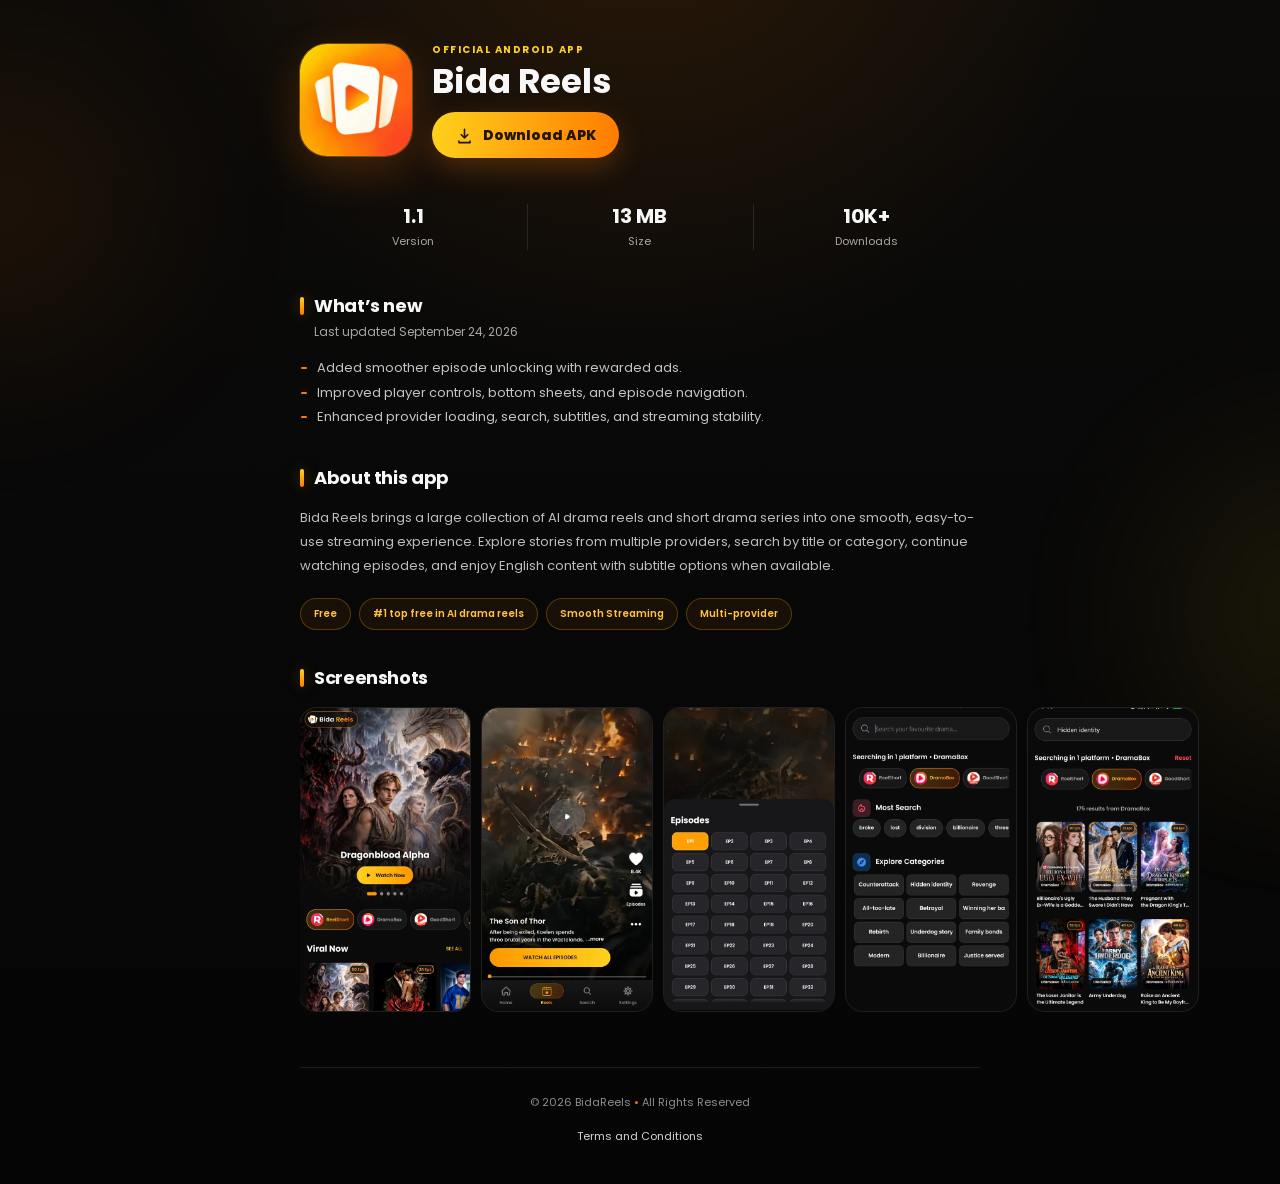
<file: index.html>
<!doctype html>
<html lang="en">
<head>
  <meta charset="utf-8">
  <meta name="viewport" content="width=device-width, initial-scale=1, viewport-fit=cover">
  <title>Bida Reels APK Download — AI Drama Reels</title>
  <meta name="description" content="Download Bida Reels APK and watch a large collection of AI drama reels and short drama series with smooth streaming.">
  <meta name="keywords" content="BidaReels, Bida Reels, bidareels.com, bidareels apk, BidaReels apk download, drama reels, AI drama reels, short drama series">
  <meta name="robots" content="index, follow, max-image-preview:large">
  <meta name="theme-color" content="#090909">
  <meta name="application-name" content="Bida Reels">
  <link rel="canonical" href="https://bidareels.com/">
  <link rel="icon" type="image/png" href="assets/icons/app-icon.png">
  <link rel="apple-touch-icon" href="assets/icons/apple-touch-icon.png">
  <link rel="manifest" href="manifest.webmanifest">
  <link rel="preconnect" href="https://fonts.googleapis.com">
  <link rel="preconnect" href="https://fonts.gstatic.com" crossorigin>
  <link href="https://fonts.googleapis.com/css2?family=Poppins:wght@400;500;600;700;800&display=swap" rel="stylesheet">
  <link rel="stylesheet" href="styles.css">
  <meta property="og:type" content="website">
  <meta property="og:site_name" content="Bida Reels">
  <meta property="og:title" content="Bida Reels APK Download">
  <meta property="og:description" content="Discover AI drama reels and short series with smooth streaming on Bida Reels.">
  <meta property="og:url" content="https://bidareels.com/">
  <meta property="og:image" content="https://bidareels.com/assets/icons/app-icon.png">
  <meta name="twitter:card" content="summary_large_image">
  <meta name="twitter:title" content="Bida Reels APK Download">
  <meta name="twitter:description" content="Watch AI drama reels and short drama series with smooth streaming.">
  <meta name="twitter:image" content="https://bidareels.com/assets/icons/app-icon.png">
  <script type="application/ld+json" id="appStructuredData">{
    "@context":"https://schema.org",
    "@type":"SoftwareApplication",
    "name":"Bida Reels",
    "operatingSystem":"Android",
    "applicationCategory":"EntertainmentApplication",
    "softwareVersion":"1.1",
    "fileSize":"13 MB",
    "description":"Watch AI drama reels and short drama series with smooth streaming.",
    "url":"https://bidareels.com/",
    "image":"https://bidareels.com/assets/icons/app-icon.png",
    "offers":{"@type":"Offer","price":"0","priceCurrency":"PHP"}
  }</script>
</head>
<body>
  <div class="ambient ambient-one" aria-hidden="true"></div>
  <div class="ambient ambient-two" aria-hidden="true"></div>

  <main class="app-page">
    <header class="app-hero" aria-labelledby="appName">
      <img class="app-icon" src="assets/icons/app-icon.webp" alt="Bida Reels app icon" width="112" height="112">
      <div class="hero-copy">
        <span class="eyebrow">OFFICIAL ANDROID APP</span>
        <h1 id="appName">Bida Reels</h1>
        <a class="download-button" id="downloadButton" href="#" rel="nofollow">
          <svg viewBox="0 0 24 24" aria-hidden="true"><path d="M12 3a1 1 0 0 1 1 1v8.59l2.3-2.3a1 1 0 1 1 1.4 1.42l-4 4a1 1 0 0 1-1.4 0l-4-4a1 1 0 1 1 1.4-1.42l2.3 2.3V4a1 1 0 0 1 1-1Zm-7 15a1 1 0 0 1 1 1v1h12v-1a1 1 0 1 1 2 0v2a1 1 0 0 1-1 1H5a1 1 0 0 1-1-1v-2a1 1 0 0 1 1-1Z"/></svg>
          <span>Download APK</span>
        </a>
      </div>
    </header>

    <section class="stats" aria-label="App information">
      <div class="stat"><strong id="appVersion">1.1</strong><span>Version</span></div>
      <div class="stat"><strong id="appSize">13 MB</strong><span>Size</span></div>
      <div class="stat"><strong id="appDownloads">10K+</strong><span>Downloads</span></div>
    </section>

    <section class="content-section">
      <div class="section-heading">
        <span class="heading-mark" aria-hidden="true"></span>
        <h2>What’s new</h2>
      </div>
      <p class="updated">Last updated <time id="lastUpdated" datetime="2026-09-24">September 24, 2026</time></p>
      <ul class="update-list" id="whatsNew">
        <li>Added smoother episode unlocking with rewarded ads.</li>
        <li>Improved player controls, bottom sheets, and episode navigation.</li>
        <li>Enhanced provider loading, search, subtitles, and streaming stability.</li>
      </ul>
    </section>

    <section class="content-section">
      <div class="section-heading">
        <span class="heading-mark" aria-hidden="true"></span>
        <h2>About this app</h2>
      </div>
      <p id="appDescription">Bida Reels brings a large collection of AI drama reels and short drama series into one smooth, easy-to-use streaming experience. Explore stories from multiple providers, search by title or category, continue watching episodes, and enjoy English content with subtitle options when available.</p>
      <div class="tags" aria-label="App highlights">
        <span>Free</span>
        <span>#1 top free in AI drama reels</span>
        <span>Smooth Streaming</span>
        <span>Multi-provider</span>
      </div>
    </section>

    <section class="content-section screenshots-section" aria-labelledby="screenshotsTitle">
      <div class="section-heading">
        <span class="heading-mark" aria-hidden="true"></span>
        <h2 id="screenshotsTitle">Screenshots</h2>
      </div>
      <div class="screenshot-strip" id="screenshotStrip" tabindex="0" aria-label="Bida Reels screenshots">
        <button class="shot" type="button" data-index="0" aria-label="Open screenshot 1"><img src="assets/screenshots/1.webp" alt="Bida Reels home and drama catalog" loading="eager"></button>
        <button class="shot" type="button" data-index="1" aria-label="Open screenshot 2"><img src="assets/screenshots/2.webp" alt="Bida Reels vertical drama player" loading="lazy"></button>
        <button class="shot" type="button" data-index="2" aria-label="Open screenshot 3"><img src="assets/screenshots/3.webp" alt="Bida Reels episode selector" loading="lazy"></button>
        <button class="shot" type="button" data-index="3" aria-label="Open screenshot 4"><img src="assets/screenshots/4.webp" alt="Bida Reels search categories" loading="lazy"></button>
        <button class="shot" type="button" data-index="4" aria-label="Open screenshot 5"><img src="assets/screenshots/5.webp" alt="Bida Reels drama search results" loading="lazy"></button>
      </div>
    </section>

    <footer>
      <p>© 2026 BidaReels <span>•</span> All Rights Reserved</p>
      <button class="terms-trigger" id="termsButton" type="button">Terms and Conditions</button>
    </footer>
  </main>

  <div class="modal" id="termsModal" role="dialog" aria-modal="true" aria-labelledby="termsTitle" hidden>
    <div class="modal-backdrop" data-close-modal></div>
    <div class="modal-card terms-card">
      <div class="modal-header">
        <div><span class="modal-kicker">BIDA REELS</span><h2 id="termsTitle">Terms and Conditions</h2></div>
        <button class="close-button" type="button" data-close-modal aria-label="Close terms">×</button>
      </div>
      <div class="terms-content">
        <p><strong>Effective date:</strong> September 24, 2026<br><strong>App name:</strong> Bida Reels</p>
        <h3>1. Acceptance of terms</h3>
        <p>By downloading, installing, accessing, or using Bida Reels, you agree to these Terms and Conditions. If you do not agree, please do not use the app.</p>
        <h3>2. Entertainment service</h3>
        <p>Bida Reels is an entertainment application that helps users discover and watch short drama and AI drama reel content. Titles, episodes, languages, subtitles, images, and availability may differ by provider, device, location, or time.</p>
        <h3>3. Accounts and responsible use</h3>
        <p>You are responsible for activity associated with your account and device. You must not abuse the service, bypass access controls, interfere with playback systems, automate excessive requests, or use the app for unlawful purposes.</p>
        <h3>4. Advertising and episode access</h3>
        <p>Some features or episodes may be supported by advertisements. Ad availability is not guaranteed and may depend on network connection, device eligibility, and third-party advertising services. Temporary episode access expires according to the duration displayed in the app.</p>
        <h3>5. Third-party content and services</h3>
        <p>The app may display content or use services supplied by third parties. Their availability, accuracy, quality, and policies are controlled by those providers. Bida Reels does not claim ownership of third-party trademarks or media.</p>
        <h3>6. Internet, device, and permissions</h3>
        <p>A stable internet connection and compatible Android device are required for streaming. The app may request only the permissions needed for account access, playback, updates, notifications, security, or advertising features.</p>
        <h3>7. Updates and availability</h3>
        <p>Features may be improved, replaced, suspended, or discontinued to maintain security, compatibility, and service quality. Install updates only from the official Bida Reels website or another source clearly identified by the developer.</p>
        <h3>8. Intellectual property</h3>
        <p>The Bida Reels name, interface, logo, and original app materials are protected by applicable intellectual-property laws. Content from external providers remains the property of its respective owners.</p>
        <h3>9. Disclaimer and limitation</h3>
        <p>The app is provided on an “as available” basis. To the extent permitted by law, the developer is not responsible for interruptions, provider outages, unsupported devices, network charges, lost progress, or indirect damages arising from use of the app.</p>
        <h3>10. Changes to these terms</h3>
        <p>These terms may be updated when the app or its services change. Continued use after an update means you accept the revised terms.</p>
      </div>
      <button class="accept-button" type="button" data-close-modal>Got it</button>
    </div>
  </div>

  <div class="modal lightbox" id="lightbox" role="dialog" aria-modal="true" aria-label="Screenshot viewer" hidden>
    <div class="modal-backdrop" data-close-lightbox></div>
    <button class="close-button lightbox-close" type="button" data-close-lightbox aria-label="Close screenshot">×</button>
    <button class="nav-button prev" id="previousScreenshot" type="button" aria-label="Previous screenshot">‹</button>
    <figure class="lightbox-frame"><img id="lightboxImage" src="assets/screenshots/1.webp" alt="Bida Reels screenshot"></figure>
    <button class="nav-button next" id="nextScreenshot" type="button" aria-label="Next screenshot">›</button>
    <div class="lightbox-count" id="lightboxCount">1 / 5</div>
  </div>

  <div class="toast" id="toast" role="status" aria-live="polite"></div>
  <noscript><p class="noscript">Enable JavaScript to use the download button and screenshot viewer.</p></noscript>
  <script src="script.js" defer></script>
</body>
</html>
</file>
<file: styles.css>
:root {
  color-scheme: dark;
  --bg: #080808;
  --surface: #121212;
  --surface-2: #1a1a1a;
  --text: #f8f8f8;
  --muted: #a7a7a7;
  --line: rgba(255,255,255,.1);
  --yellow: #ffd21c;
  --orange: #ff7a00;
  --radius: 22px;
}

* { box-sizing: border-box; }
html { scroll-behavior: smooth; }
body {
  margin: 0;
  min-height: 100vh;
  overflow-x: hidden;
  background:
    radial-gradient(circle at 50% -10%, rgba(255,122,0,.13), transparent 31rem),
    linear-gradient(180deg, #0c0b09 0%, var(--bg) 42%, #050505 100%);
  color: var(--text);
  font-family: "Poppins", system-ui, -apple-system, BlinkMacSystemFont, "Segoe UI", sans-serif;
  -webkit-font-smoothing: antialiased;
}

body::before {
  content: "";
  position: fixed;
  inset: 0;
  pointer-events: none;
  opacity: .16;
  background-image: radial-gradient(rgba(255,255,255,.16) .55px, transparent .55px);
  background-size: 20px 20px;
  mask-image: linear-gradient(to bottom, #000, transparent 80%);
}

button, a { font: inherit; }
button { color: inherit; }

.ambient {
  position: fixed;
  width: 20rem;
  height: 20rem;
  border-radius: 50%;
  filter: blur(90px);
  opacity: .08;
  pointer-events: none;
}
.ambient-one { background: var(--orange); top: 3rem; left: -10rem; }
.ambient-two { background: var(--yellow); right: -12rem; bottom: 8rem; }

.app-page {
  position: relative;
  width: min(100% - 34px, 680px);
  margin: 0 auto;
  padding: 42px 0 28px;
}

.app-hero {
  display: flex;
  align-items: center;
  gap: 20px;
}

.app-icon {
  width: 112px;
  height: 112px;
  flex: 0 0 auto;
  border-radius: 27px;
  object-fit: cover;
  box-shadow: 0 15px 45px rgba(255,122,0,.22), 0 0 0 1px rgba(255,210,28,.3);
}

.hero-copy { min-width: 0; }
.eyebrow {
  display: block;
  color: var(--yellow);
  font-size: 10px;
  font-weight: 700;
  letter-spacing: .15em;
  margin-bottom: 4px;
}
h1 { margin: 0 0 12px; font-size: clamp(25px, 5vw, 34px); line-height: 1.12; }

.download-button {
  display: inline-flex;
  align-items: center;
  justify-content: center;
  gap: 9px;
  min-height: 46px;
  padding: 0 23px;
  border-radius: 999px;
  color: #241500;
  text-decoration: none;
  font-size: 14px;
  font-weight: 800;
  background: linear-gradient(100deg, var(--yellow), var(--orange));
  box-shadow: 0 10px 28px rgba(255,122,0,.25);
  transition: transform .18s ease, box-shadow .18s ease, filter .18s ease;
}
.download-button:hover { transform: translateY(-2px); box-shadow: 0 14px 34px rgba(255,122,0,.34); filter: saturate(1.08); }
.download-button:active { transform: translateY(0) scale(.98); }
.download-button svg { width: 19px; height: 19px; fill: currentColor; }
.download-button.is-disabled { filter: grayscale(.25); }

.stats {
  display: grid;
  grid-template-columns: repeat(3, 1fr);
  margin: 38px 0 32px;
}
.stat { position: relative; display: grid; place-items: center; padding: 8px 12px; text-align: center; }
.stat + .stat::before { content: ""; position: absolute; left: 0; width: 1px; height: 46px; background: var(--line); }
.stat strong { font-size: 20px; line-height: 1.2; }
.stat span { margin-top: 5px; color: var(--muted); font-size: 11px; }

.content-section { margin-top: 34px; }
.section-heading { display: flex; align-items: center; gap: 10px; }
.section-heading h2 { margin: 0; font-size: 18px; letter-spacing: -.02em; }
.heading-mark { width: 4px; height: 18px; border-radius: 5px; background: linear-gradient(var(--yellow), var(--orange)); box-shadow: 0 0 13px rgba(255,162,0,.35); }
.updated { margin: 4px 0 15px 14px; color: var(--muted); font-size: 12px; }
.update-list { margin: 0; padding: 0; list-style: none; color: #c4c4c4; font-size: 13px; line-height: 1.9; }
.update-list li { position: relative; padding-left: 17px; }
.update-list li::before { content: ""; position: absolute; left: 1px; top: .83em; width: 6px; height: 2px; border-radius: 3px; background: var(--orange); }
.content-section > p:not(.updated) { margin: 15px 0 0; color: #bdbdbd; font-size: 13px; line-height: 1.85; }

.tags { display: flex; flex-wrap: wrap; gap: 8px; margin-top: 20px; }
.tags span { padding: 7px 13px; border: 1px solid rgba(255,166,0,.28); border-radius: 999px; color: #ffc43a; background: rgba(255,122,0,.07); font-size: 10px; font-weight: 600; }

.screenshot-strip {
  display: grid;
  grid-auto-flow: column;
  grid-auto-columns: minmax(170px, 39%);
  gap: 12px;
  margin: 16px calc((100vw - min(100vw - 34px, 680px)) / -2) 0 0;
  padding: 1px calc((100vw - min(100vw - 34px, 680px)) / 2) 10px 0;
  overflow-x: auto;
  overscroll-behavior-inline: contain;
  scroll-snap-type: inline mandatory;
  scrollbar-width: none;
}
.screenshot-strip::-webkit-scrollbar { display: none; }
.shot { appearance: none; padding: 0; border: 0; border-radius: 17px; overflow: hidden; background: var(--surface); cursor: zoom-in; scroll-snap-align: start; box-shadow: 0 0 0 1px var(--line); transition: transform .2s ease, box-shadow .2s ease; }
.shot:hover { transform: translateY(-3px); box-shadow: 0 14px 35px rgba(0,0,0,.34), 0 0 0 1px rgba(255,174,0,.35); }
.shot img { display: block; width: 100%; aspect-ratio: 9 / 16; object-fit: cover; }

footer { margin-top: 46px; padding: 26px 0 4px; border-top: 1px solid var(--line); text-align: center; }
footer p { margin: 0; color: #8f8f8f; font-size: 11px; }
footer p span { color: var(--orange); }
.terms-trigger { margin-top: 10px; padding: 7px 12px; border: 0; color: #d5d5d5; background: transparent; font-size: 11px; cursor: pointer; }
.terms-trigger:hover { color: var(--yellow); }

.modal[hidden] { display: none; }
.modal { position: fixed; inset: 0; z-index: 100; display: grid; place-items: center; padding: 18px; }
.modal-backdrop { position: absolute; inset: 0; background: rgba(0,0,0,.78); backdrop-filter: blur(8px); animation: fadeIn .18s ease both; }
.modal-card { position: relative; z-index: 1; width: min(100%, 610px); max-height: min(86vh, 760px); border: 1px solid rgba(255,186,32,.2); border-radius: 25px; background: linear-gradient(155deg, #1b1812, #101010 34%); box-shadow: 0 28px 90px rgba(0,0,0,.7), 0 0 60px rgba(255,122,0,.08); animation: riseIn .24s ease both; overflow: hidden; }
.modal-header { display: flex; align-items: flex-start; justify-content: space-between; gap: 16px; padding: 21px 22px 15px; border-bottom: 1px solid var(--line); }
.modal-header h2 { margin: 3px 0 0; font-size: 20px; }
.modal-kicker { color: var(--yellow); font-size: 9px; font-weight: 800; letter-spacing: .16em; }
.close-button { display: grid; place-items: center; flex: 0 0 auto; width: 35px; height: 35px; padding: 0; border: 1px solid var(--line); border-radius: 50%; color: #ddd; background: rgba(255,255,255,.06); font-size: 24px; line-height: 1; cursor: pointer; }
.close-button:hover { color: #221400; background: var(--yellow); }
.terms-content { max-height: calc(min(86vh, 760px) - 151px); padding: 17px 22px; overflow-y: auto; overscroll-behavior: contain; }
.terms-content p { margin: 0 0 17px; color: #bcbcbc; font-size: 12px; line-height: 1.75; }
.terms-content h3 { margin: 18px 0 7px; color: #f3f3f3; font-size: 13px; }
.accept-button { display: block; width: calc(100% - 44px); height: 45px; margin: 0 22px 20px; border: 0; border-radius: 14px; color: #251600; background: linear-gradient(100deg, var(--yellow), var(--orange)); font-weight: 800; cursor: pointer; }

body.modal-open { overflow: hidden; }
.lightbox { grid-template-columns: minmax(42px, 1fr) minmax(0, 430px) minmax(42px, 1fr); }
.lightbox-frame { position: relative; z-index: 1; grid-column: 2; margin: 0; max-height: 85vh; border-radius: 20px; overflow: hidden; box-shadow: 0 30px 90px #000; animation: riseIn .22s ease both; }
.lightbox-frame img { display: block; width: auto; max-width: 100%; height: auto; max-height: 85vh; object-fit: contain; }
.lightbox-close { position: fixed; z-index: 3; top: 22px; right: 22px; }
.nav-button { position: relative; z-index: 2; justify-self: center; width: 43px; height: 55px; border: 1px solid var(--line); border-radius: 15px; background: rgba(20,20,20,.78); color: #fff; font-size: 31px; cursor: pointer; }
.nav-button:hover { color: #271600; background: var(--yellow); }
.prev { grid-column: 1; }
.next { grid-column: 3; }
.lightbox-count { position: fixed; z-index: 2; left: 50%; bottom: 18px; transform: translateX(-50%); padding: 6px 12px; border-radius: 99px; background: rgba(20,20,20,.85); color: #cfcfcf; font-size: 11px; }

.toast { position: fixed; z-index: 150; left: 50%; bottom: 24px; transform: translate(-50%, 18px); max-width: calc(100vw - 34px); padding: 12px 17px; border: 1px solid rgba(255,193,29,.26); border-radius: 13px; background: #201c14; color: #f2f2f2; font-size: 12px; opacity: 0; pointer-events: none; transition: .22s ease; }
.toast.show { opacity: 1; transform: translate(-50%, 0); }
.noscript { position: fixed; left: 12px; right: 12px; bottom: 12px; margin: 0; padding: 12px; border-radius: 12px; background: #241400; text-align: center; font-size: 12px; }

@keyframes fadeIn { from { opacity: 0; } }
@keyframes riseIn { from { opacity: 0; transform: translateY(18px) scale(.98); } }

@media (max-width: 520px) {
  .app-page { width: min(100% - 28px, 680px); padding-top: 28px; }
  .app-hero { gap: 15px; }
  .app-icon { width: 92px; height: 92px; border-radius: 23px; }
  .eyebrow { font-size: 8px; }
  h1 { margin-bottom: 9px; font-size: 24px; }
  .download-button { min-height: 42px; padding: 0 17px; font-size: 12px; }
  .stats { margin-top: 31px; }
  .stat strong { font-size: 17px; }
  .screenshot-strip { grid-auto-columns: 54%; }
  .lightbox { grid-template-columns: 38px minmax(0, 1fr) 38px; padding: 10px; }
  .nav-button { width: 34px; height: 48px; border-radius: 12px; font-size: 27px; }
  .modal-card { border-radius: 21px; }
  .modal-header, .terms-content { padding-left: 17px; padding-right: 17px; }
  .accept-button { width: calc(100% - 34px); margin-left: 17px; margin-right: 17px; }
}

@media (prefers-reduced-motion: reduce) {
  *, *::before, *::after { scroll-behavior: auto !important; animation-duration: .01ms !important; transition-duration: .01ms !important; }
}
</file>
